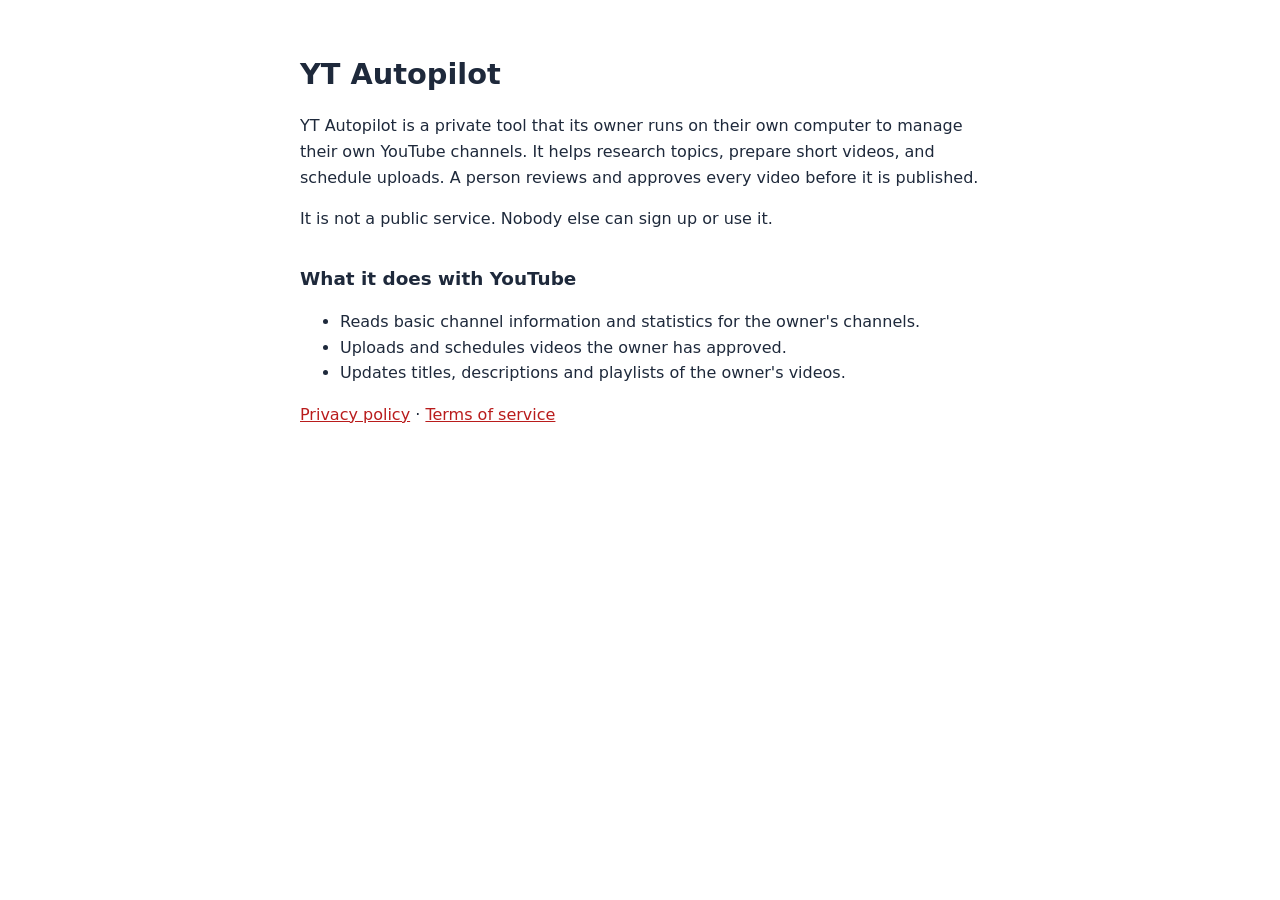
<file: index.html>
<!doctype html>
<html lang="en">
<head>
  <meta charset="utf-8">
  <meta name="viewport" content="width=device-width, initial-scale=1">
  <title>YT Autopilot</title>
  <link rel="stylesheet" href="style.css">
</head>
<body>
  <main>
    <h1>YT Autopilot</h1>
    <p>YT Autopilot is a private tool that its owner runs on their own computer to manage their own YouTube channels. It helps research topics, prepare short videos, and schedule uploads. A person reviews and approves every video before it is published.</p>
    <p>It is not a public service. Nobody else can sign up or use it.</p>
    <h2>What it does with YouTube</h2>
    <ul>
      <li>Reads basic channel information and statistics for the owner's channels.</li>
      <li>Uploads and schedules videos the owner has approved.</li>
      <li>Updates titles, descriptions and playlists of the owner's videos.</li>
    </ul>
    <p>
      <a href="privacy.html">Privacy policy</a> ·
      <a href="terms.html">Terms of service</a>
    </p>
  </main>
</body>
</html>
</file>
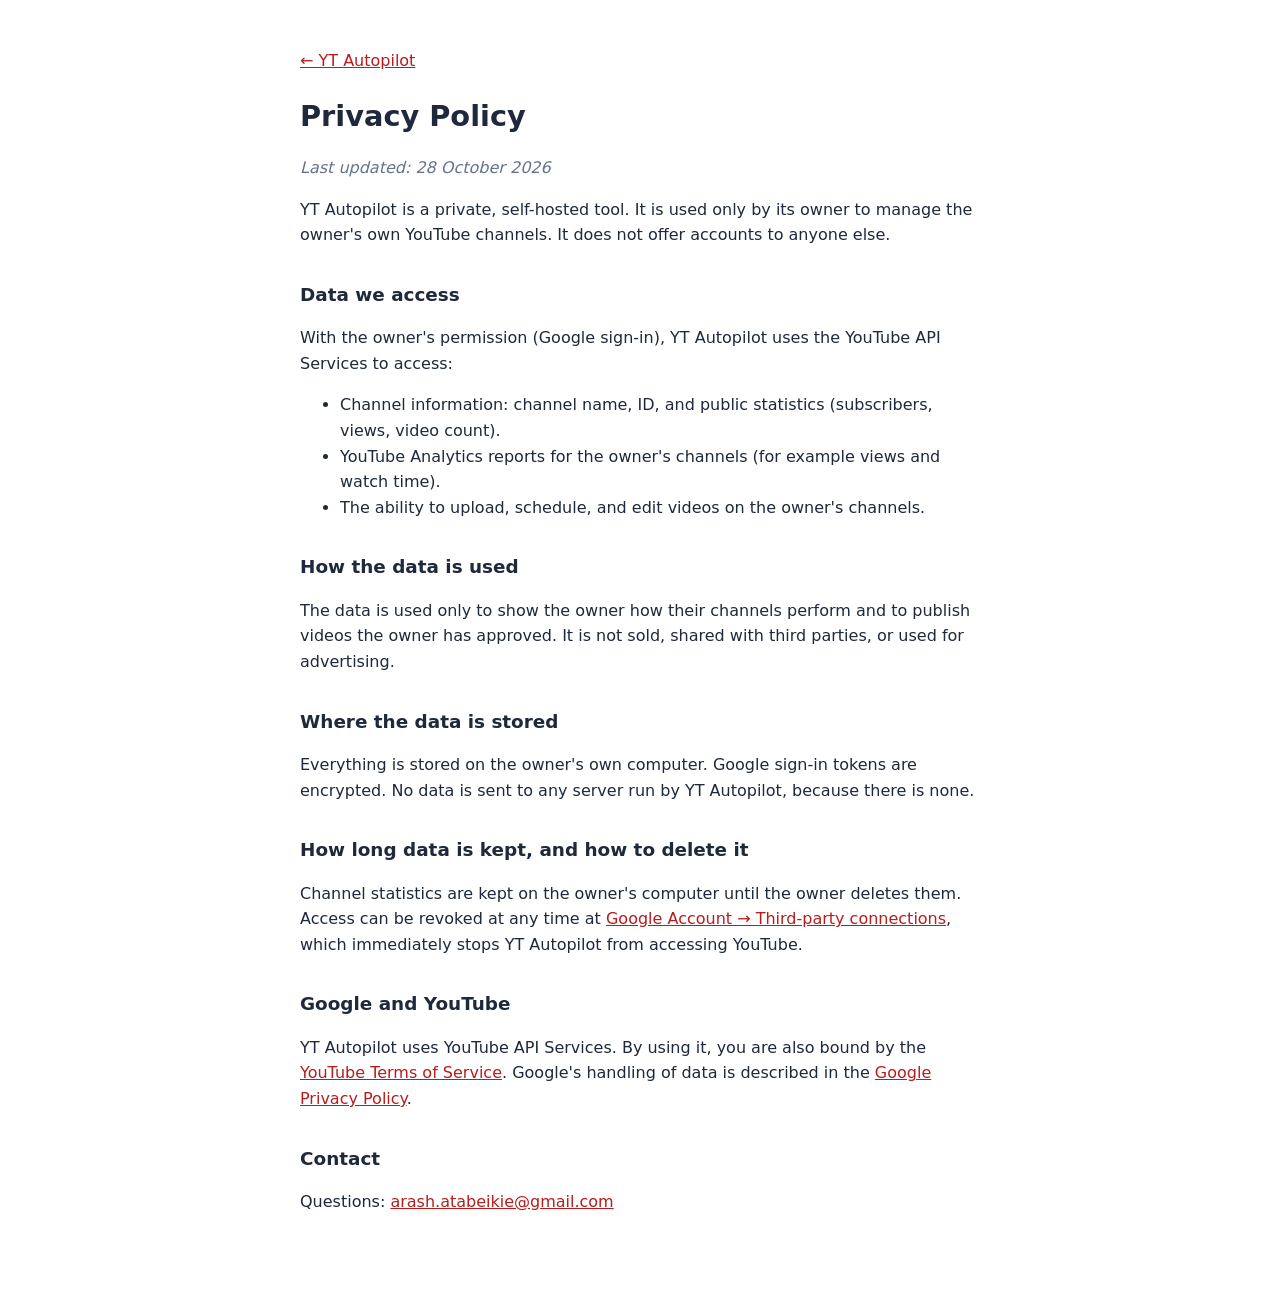
<file: privacy.html>
<!doctype html>
<html lang="en">
<head>
  <meta charset="utf-8">
  <meta name="viewport" content="width=device-width, initial-scale=1">
  <title>YT Autopilot — Privacy Policy</title>
  <link rel="stylesheet" href="style.css">
</head>
<body>
  <main>
    <p><a href="index.html">← YT Autopilot</a></p>
    <h1>Privacy Policy</h1>
    <p><em>Last updated: 28 October 2026</em></p>

    <p>YT Autopilot is a private, self-hosted tool. It is used only by its owner to manage the owner's own YouTube channels. It does not offer accounts to anyone else.</p>

    <h2>Data we access</h2>
    <p>With the owner's permission (Google sign-in), YT Autopilot uses the YouTube API Services to access:</p>
    <ul>
      <li>Channel information: channel name, ID, and public statistics (subscribers, views, video count).</li>
      <li>YouTube Analytics reports for the owner's channels (for example views and watch time).</li>
      <li>The ability to upload, schedule, and edit videos on the owner's channels.</li>
    </ul>

    <h2>How the data is used</h2>
    <p>The data is used only to show the owner how their channels perform and to publish videos the owner has approved. It is not sold, shared with third parties, or used for advertising.</p>

    <h2>Where the data is stored</h2>
    <p>Everything is stored on the owner's own computer. Google sign-in tokens are encrypted. No data is sent to any server run by YT Autopilot, because there is none.</p>

    <h2>How long data is kept, and how to delete it</h2>
    <p>Channel statistics are kept on the owner's computer until the owner deletes them. Access can be revoked at any time at <a href="https://myaccount.google.com/permissions">Google Account → Third-party connections</a>, which immediately stops YT Autopilot from accessing YouTube.</p>

    <h2>Google and YouTube</h2>
    <p>YT Autopilot uses YouTube API Services. By using it, you are also bound by the <a href="https://www.youtube.com/t/terms">YouTube Terms of Service</a>. Google's handling of data is described in the <a href="https://policies.google.com/privacy">Google Privacy Policy</a>.</p>

    <h2>Contact</h2>
    <p>Questions: <a href="mailto:arash.atabeikie@gmail.com">arash.atabeikie@gmail.com</a></p>
  </main>
</body>
</html>
</file>
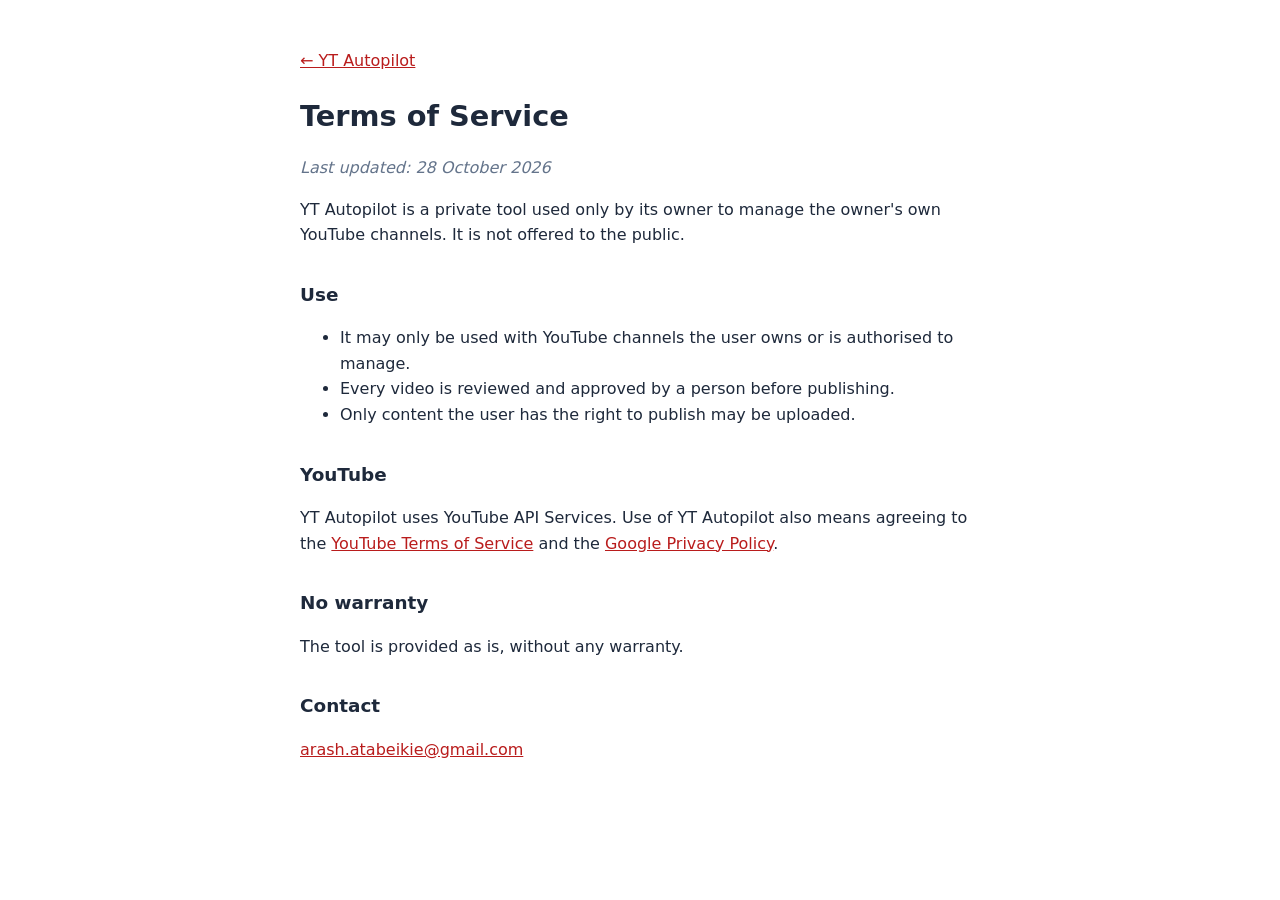
<file: terms.html>
<!doctype html>
<html lang="en">
<head>
  <meta charset="utf-8">
  <meta name="viewport" content="width=device-width, initial-scale=1">
  <title>YT Autopilot — Terms of Service</title>
  <link rel="stylesheet" href="style.css">
</head>
<body>
  <main>
    <p><a href="index.html">← YT Autopilot</a></p>
    <h1>Terms of Service</h1>
    <p><em>Last updated: 28 October 2026</em></p>

    <p>YT Autopilot is a private tool used only by its owner to manage the owner's own YouTube channels. It is not offered to the public.</p>

    <h2>Use</h2>
    <ul>
      <li>It may only be used with YouTube channels the user owns or is authorised to manage.</li>
      <li>Every video is reviewed and approved by a person before publishing.</li>
      <li>Only content the user has the right to publish may be uploaded.</li>
    </ul>

    <h2>YouTube</h2>
    <p>YT Autopilot uses YouTube API Services. Use of YT Autopilot also means agreeing to the <a href="https://www.youtube.com/t/terms">YouTube Terms of Service</a> and the <a href="https://policies.google.com/privacy">Google Privacy Policy</a>.</p>

    <h2>No warranty</h2>
    <p>The tool is provided as is, without any warranty.</p>

    <h2>Contact</h2>
    <p><a href="mailto:arash.atabeikie@gmail.com">arash.atabeikie@gmail.com</a></p>
  </main>
</body>
</html>
</file>
<file: style.css>
:root { --bg: #ffffff; --fg: #1e293b; --muted: #64748b; --link: #b91c1c; }
@media (prefers-color-scheme: dark) {
  :root { --bg: #0f172a; --fg: #e2e8f0; --muted: #94a3b8; --link: #f87171; }
}
body { margin: 0; background: var(--bg); color: var(--fg); font: 16px/1.6 system-ui, -apple-system, sans-serif; }
main { max-width: 680px; margin: 0 auto; padding: 32px 16px 64px; }
h1 { font-size: 1.8rem; margin-bottom: 0.25rem; }
h2 { font-size: 1.15rem; margin-top: 2rem; }
em { color: var(--muted); }
a { color: var(--link); }
</file>
